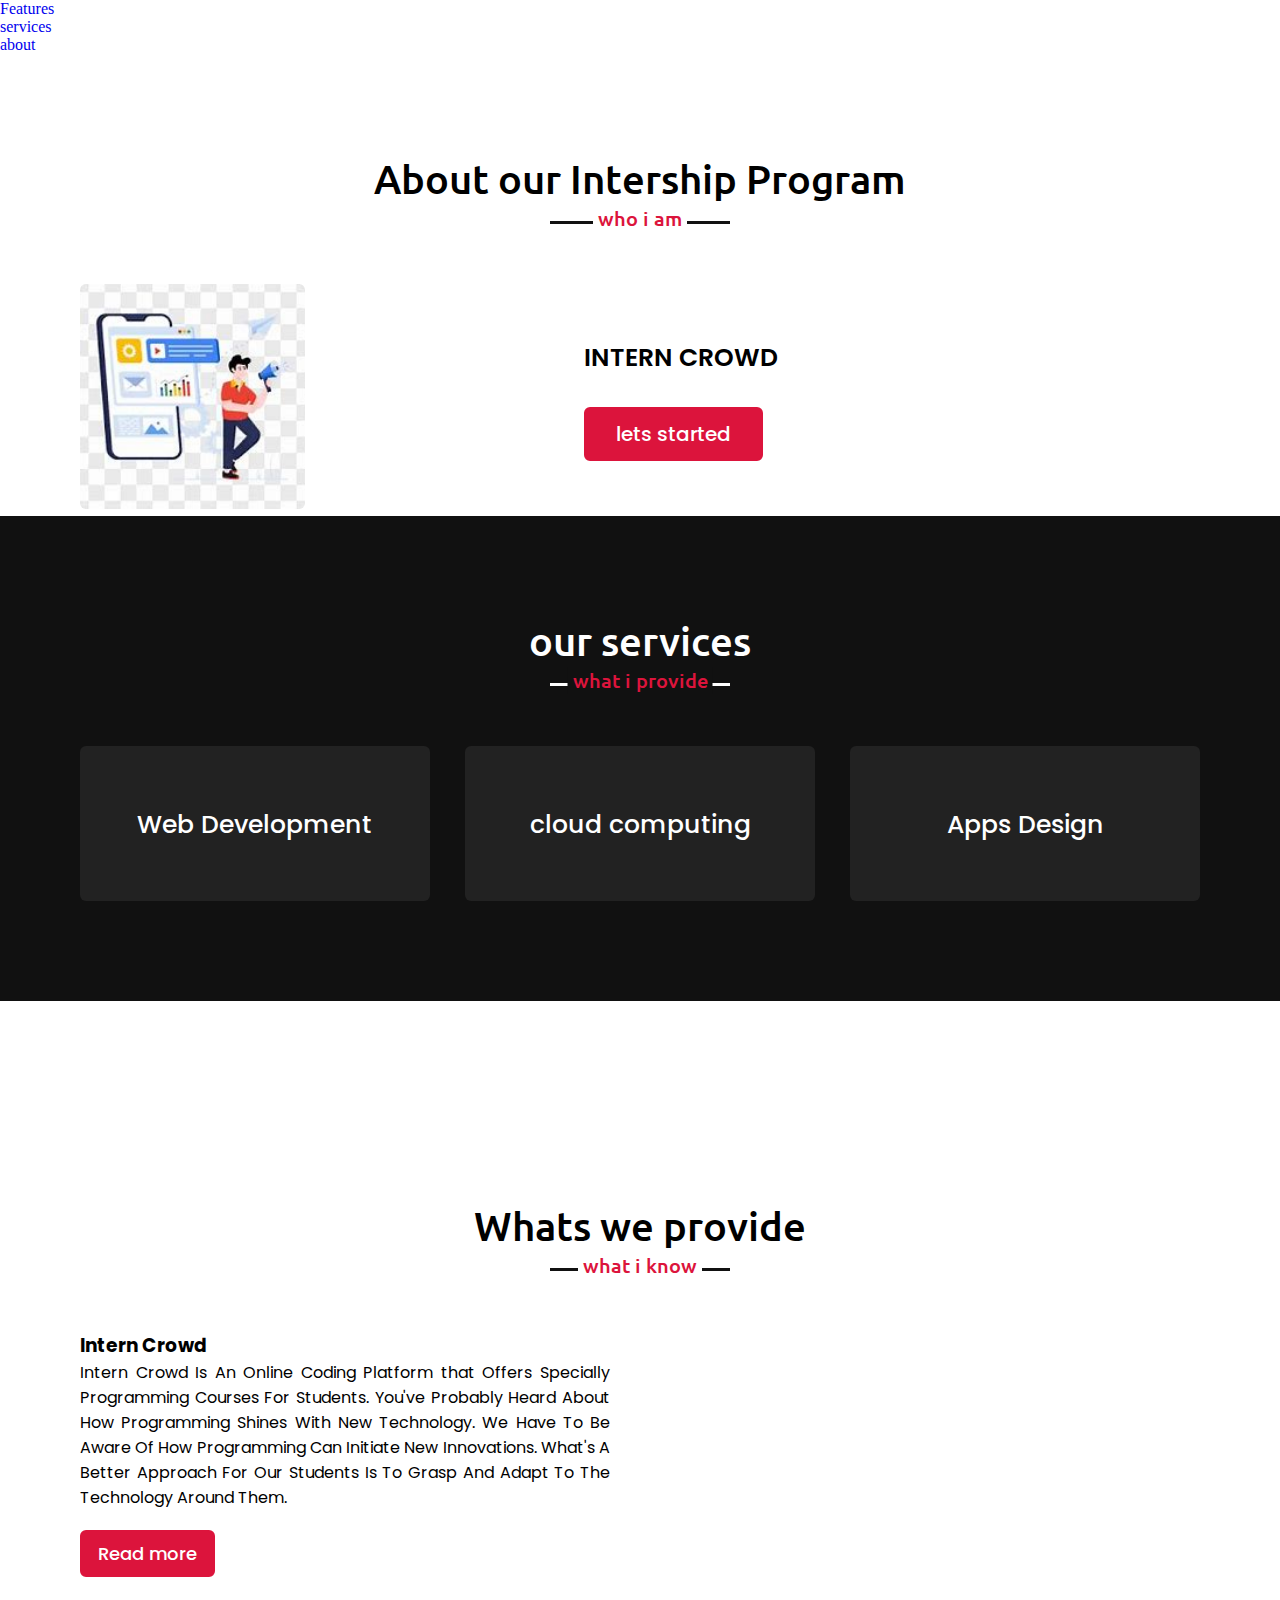
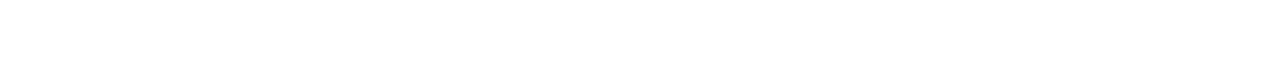
<file: landing_page/index.html>
<!DOCTYPE html>
<!-- Created By CodingNepal -->
<html lang="en">
    
<head>
    
    <title>Personal Portfolio Website</title>
    <link rel="stylesheet" href="main.css">
    
</head>

<div id="page-wrapper">
    <header id="header">
      <div class="logo">
        
      </div>
  
      <nav id="nav-bar">
        <ul>
          <li><a class="nav-link" href="#features">Features</a></li>
          <li><a class="nav-link" href="#services">services</a></li>
          <li><a class="nav-link" href="#about">about</a></li>
        </ul>
      </nav>
    </header>
    <!-- about section start -->
    <section class="about" id="about">
        <div class="max-width">
            <h2 class="title">About our Intership Program</h2>
            <div class="about-content">
                <div class="column left">
                    <img src="OIP.jpg" alt="profile photo" style="width:500" height="800";>
                </div>
                <div class="column right">
                    <div class="text">INTERN CROWD <span class="typing-2"></span></div>
                    <p>
                
                    </p>
                    <a href="https://interncrowd.in/">lets started</a>
                </div>
            </div>
        </div>
        
    <!-- services section start -->
    <section class="services" id="services">
        <div class="max-width">
            <h2 class="title">our services</h2>
            <div class="serv-content">
                <div class="card">
                    <div class="box">
                        <i class="fas fa-paint-brush"></i>
                        <div class="text">Web Development</div>
                        
                    </div>
                </div>
                <div class="card">
                    <div class="box">
                        <i class="fas fa-chart-line"></i>
                        <div class="text">cloud computing</div>
                        
                    </div>
                </div>
                <div class="card">
                    <div class="box">
                        <i class="fas fa-code"></i>
                        <div class="text">Apps Design</div>
                        
                    </div>
                </div>
               </div>
            </div>
        </div>
    </section>
    <!-- skills section start -->
    <section class="skills" id="skills">
        <div class="max-width">
            <h2 class="title">Whats we provide</h2>
            <div class="skills-content">
                <div class="column left">
                    <h3> <i class="fas fa-female"></i> Intern Crowd </h3>
  <p>Intern Crowd Is An Online Coding Platform that Offers Specially Programming Courses For Students. You've Probably Heard About How Programming Shines With New Technology. We Have To Be Aware Of How Programming Can Initiate New Innovations. What's A Better Approach For Our Students Is To Grasp And Adapt To The Technology Around Them.
  </p>
                    <a href="#">Read more</a>
                </div>
                
    </section>
   
    <!-- contact section start -->
    
    <!-- footer section start -->
    
   
</body>
</html>
</file>
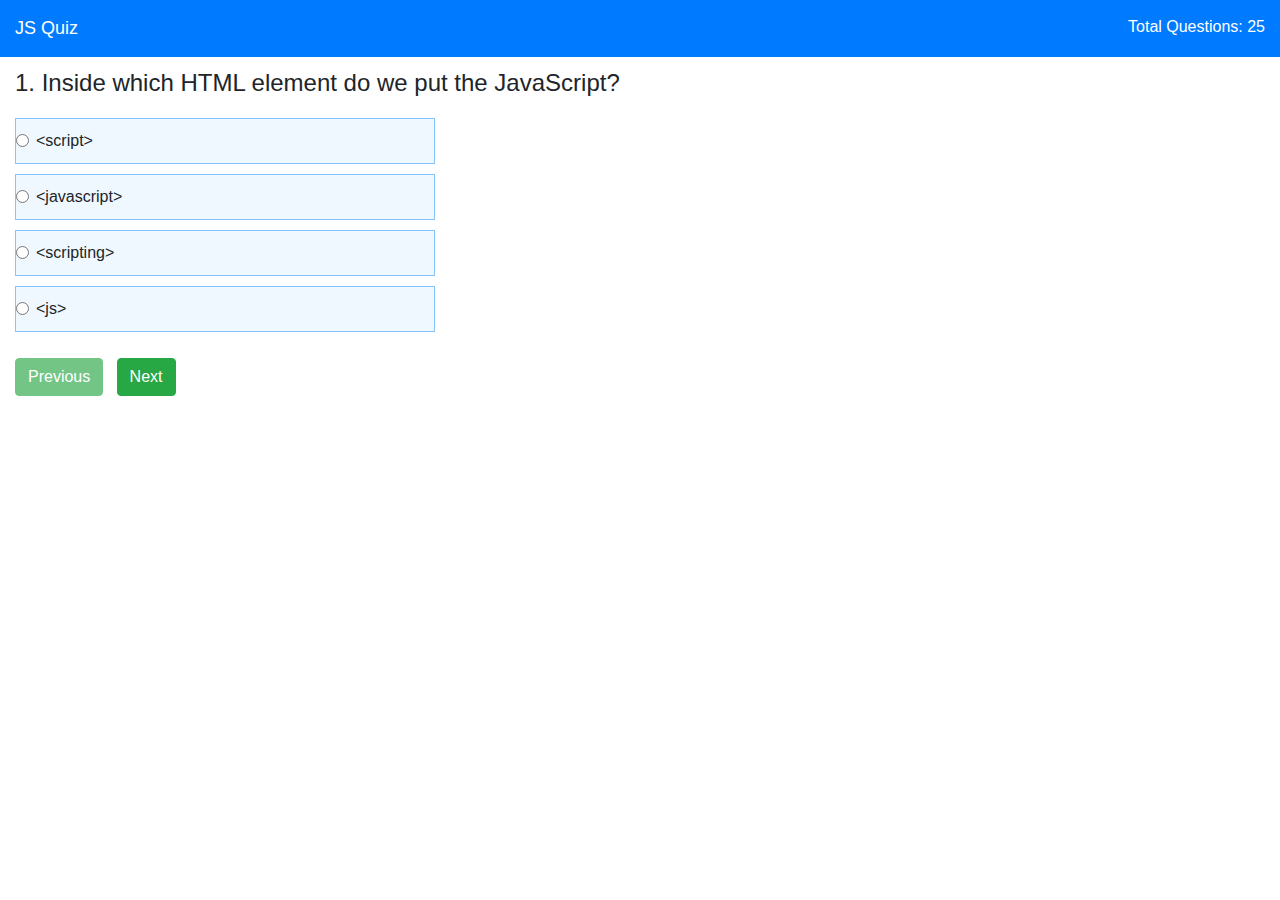
<file: Project 4 Quiz App/index.html>
<!DOCTYPE html>
<html lang="en">

<head>
    <meta charset="UTF-8">
    <meta http-equiv="X-UA-Compatible" content="IE=edge">
    <meta name="viewport" content="width=device-width, initial-scale=1.0">
    <title>Javascript Quiz</title>
    <link rel="stylesheet" href="style.css">
    <link rel="stylesheet" href="https://cdnjs.cloudflare.com/ajax/libs/font-awesome/4.7.0/css/font-awesome.css">
    <link rel="stylesheet"
        href="https://cdnjs.cloudflare.com/ajax/libs/twitter-bootstrap/4.0.0-alpha.6/css/bootstrap.min.css">
</head>

<body>
    <header class="header bg-primary">
        <div class="left-title">JS Quiz</div>
        <div class="right-title">Total Questions: <span id="tque"></span></div>
        <div class="clearfix"></div>
    </header>
    <div class="content">
        <div class="container-fluid">
            <div class="row">
                <div class="col-sm-12">
                    <div id="result" class="quiz-body">
                        <form name="quizForm" onSubmit="">
                            <fieldset class="form-group">
                                <h4><span id="qid">1.</span> <span id="question"></span></h4>
                                <div class="option-block-container" id="question-options"> </div>
                                <!-- End of option block -->
                            </fieldset> <button name="previous" id="previous" class="btn btn-success">Previous</button>
                            &nbsp; <button name="next" id="next" class="btn btn-success">Next</button>
                        </form>
                    </div>
                </div> <!-- End of col-sm-12 -->
            </div> <!-- End of row -->
        </div> <!-- ENd of container fluid -->
    </div> <!-- End of content -->
    <script src="https://cdnjs.cloudflare.com/ajax/libs/jquery/3.1.1/jquery.min.js"></script>
    <script src="https://cdnjs.cloudflare.com/ajax/libs/twitter-bootstrap/4.0.0-alpha.6/js/bootstrap.min.js"></script>
    <script src="app.js"></script>
</body>

</html>
</file>
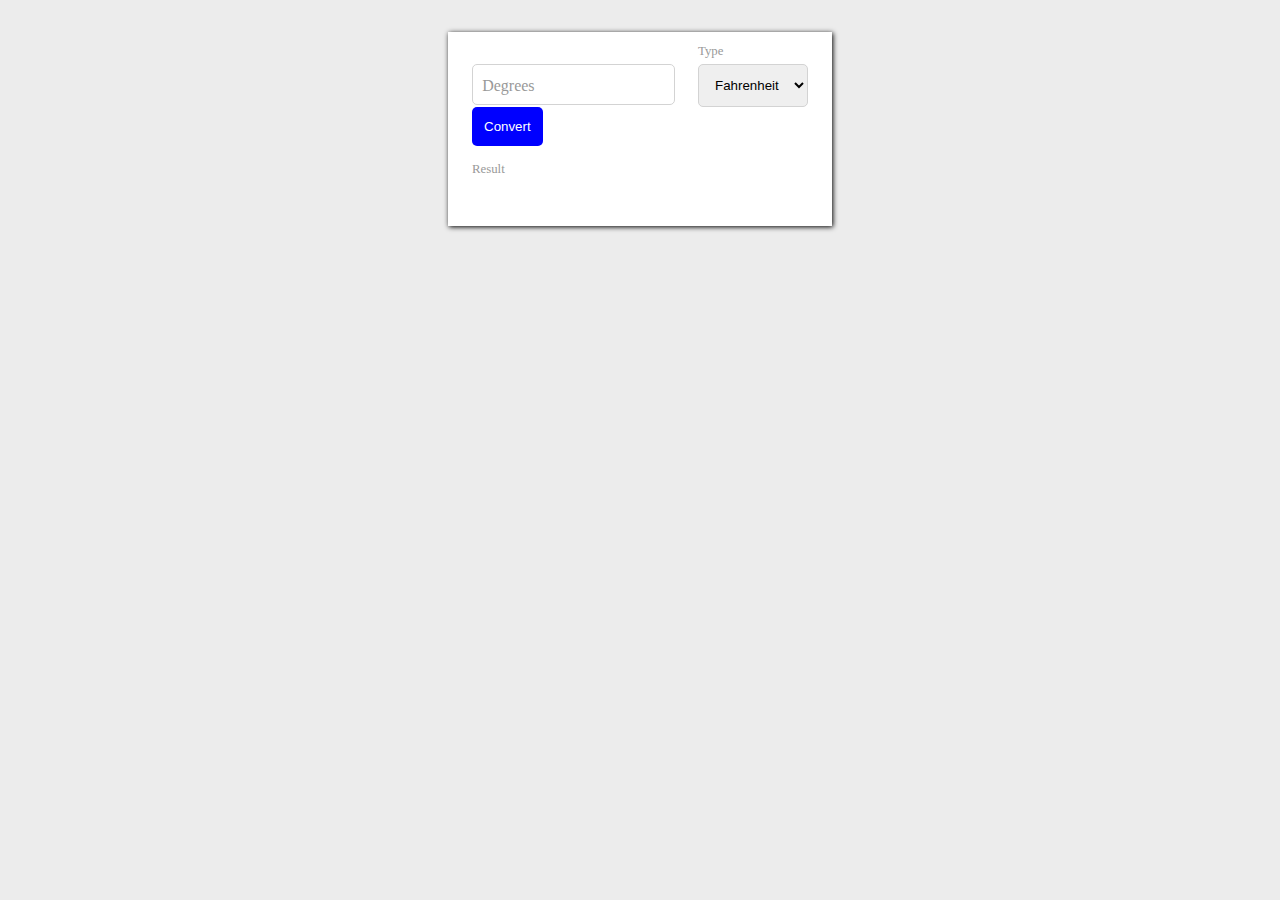
<file: temp_converter/index.html>
<!DOCTYPE html>
<html lang="en">
  <head>
    <meta charset="UTF-8" />
    <meta http-equiv="X-UA-Compatible" content="IE=edge" />
    <meta name="robots" content="index,follow" />
    <meta name="author" content="Kai Lee" />
    <meta name="viewport" content="width=device-width, initial-scale=1.0" />
    <title>Temperature converter website</title>
    <link rel="stylesheet" href="./style.css" />
  </head>
  <body>
    <main>
      <form>
        <div class="float-container">
          <input type="number" name="degrees" autocomplete="off" required />
          <lebal class="degrees">Degrees</lebal>
        </div>
        <div class="float-container">
          <select name="type">
            <option value="F" selected>Celcius</option>
            <option value="C" selected>Fahrenheit</option>
          </select>
          <lebal class="type">Type</lebal>
        </div>
        <button type="submit">Convert</button>
      </form>
      <div class="result">
        <p>Result</p>
        <p></p>
      </div>
    </main>
    <script>
      const form = document.querySelector("form");
      const resultArea = document.querySelector(".result p:nth-child(2)");
      const convert2F = degree => (degree * 1.8 + 32).toFixed(2);
      const convert2C = degree => ((degree - 32) * 0.5556).toFixed(2);
      const submitHandler = e => {
        e.preventDefault();
        const degrees = Number(e.target.degrees.value) || 0;
        const type = e.target.type.value;
        const strategy = {
          C: convert2F,
          F: convert2C,
        };
        const result = strategy[type](degrees);
        resultArea.innerHTML = `${result} ${type === "C" ? "&#8457" : " &#8451"}`;
      };
      form.addEventListener("submit", submitHandler);
    </script>
  </body>
</html>
</file>
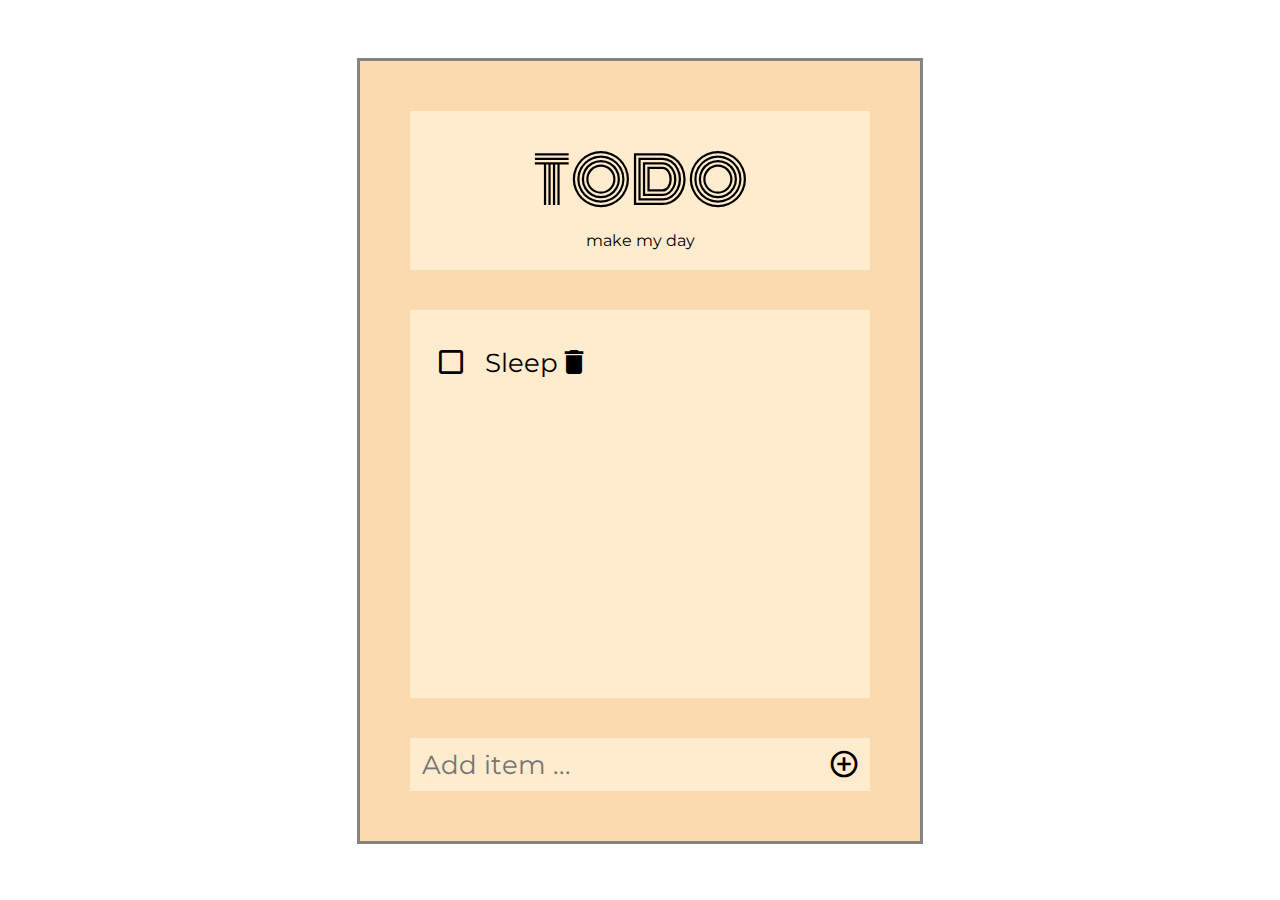
<file: To-do list/index.html>
<!DOCTYPE html>
<html lang="en">
<head>
    <meta charset="UTF-8">
    <meta name="viewport" content="width=device-width, initial-scale=1.0">
    <link rel="preconnect" href="https://fonts.gstatic.com">
    <link href="https://fonts.googleapis.com/css2?family=Monoton&display=swap" rel="stylesheet">
    <link href="https://fonts.googleapis.com/css2?family=Montserrat&display=swap" rel="stylesheet">
    <link href="https://fonts.googleapis.com/icon?family=Material+Icons" rel="stylesheet">
    <link rel="stylesheet" href="style.css">
    <title>TODO List</title>
</head>
<body>
    <div class="app">
        <div class="heading">
            <div class="heading__title">TODO</div>
            <div class="heading__sub-title">make my day</div>
        </div>
        <div class="todo">
            <ul class="todo__list">
                <li class="todo__item">
                    <span class="todo__icon-tick material-icons">check_box_outline_blank</span>
                    <span class="todo__text todo__text">Sleep</span>
                    <span class="todo__icon-delete material-icons">delete_outline</span>
                </li>                
            </ul>
        </div>
        <div class="new">
            <form class="new__form">
                <input class="new__input" type="text" name="new_text" placeholder="Add item ...">
            </form>
            <span class="new__submit material-icons">control_point</span>
        </div>
    </div>
    <script src="app.js"></script>
</body>
</html>
</file>
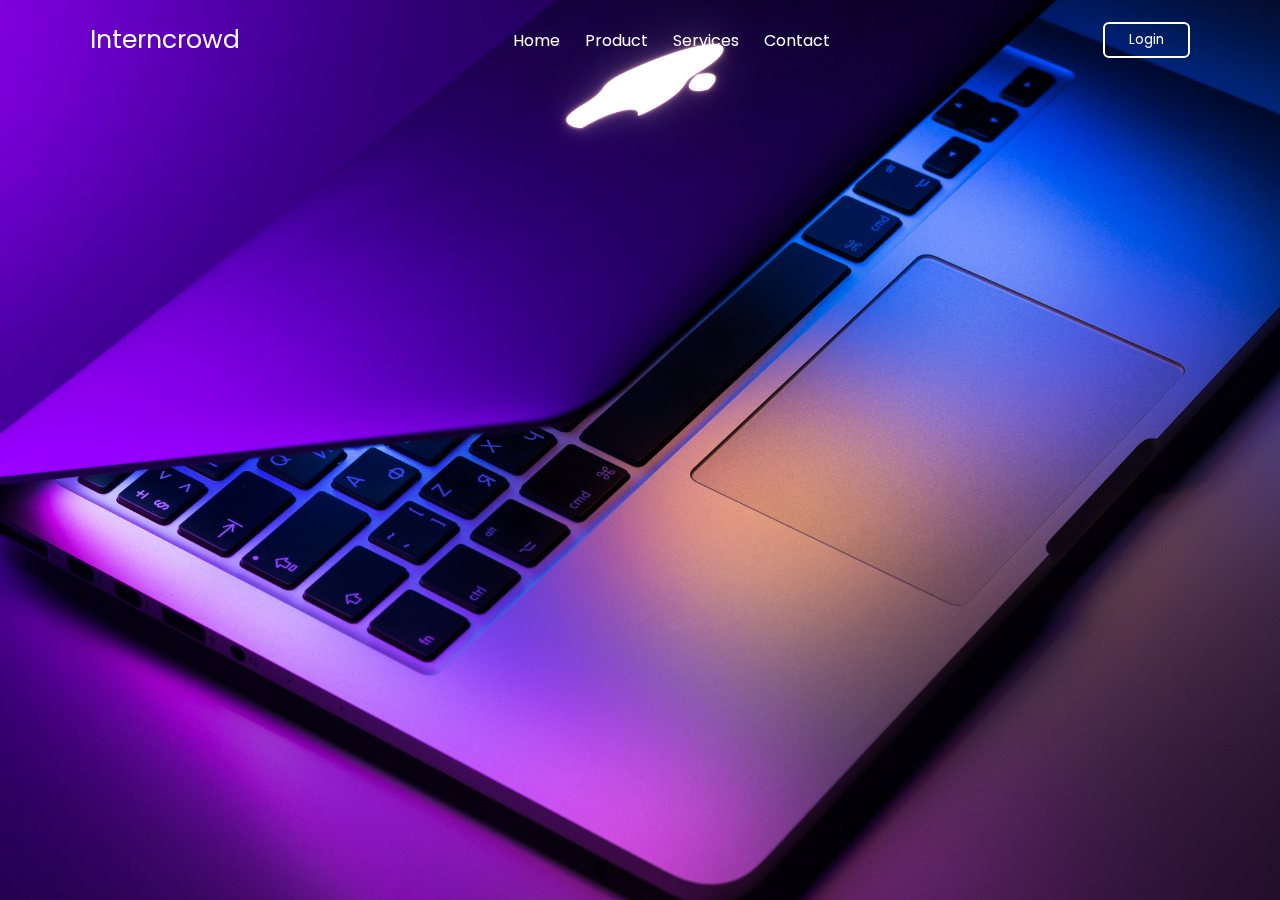
<file: Website with Login & Registration Form/index.html>
<!DOCTYPE html>
<!-- Coding by CodingLab || www.codinglabweb.com -->
<html lang="en">
  <head>
    <meta charset="UTF-8" />
    <meta http-equiv="X-UA-Compatible" content="IE=edge" />
    <meta name="viewport" content="width=device-width, initial-scale=1.0" />
    <title>Website with Login & Registration Form</title>
    <link rel="stylesheet" href="style.css" />
    <!-- Unicons -->
    <link rel="stylesheet" href="https://unicons.iconscout.com/release/v4.0.0/css/line.css" />
  </head>
  <body>
    <!-- Header -->
    <header class="header">
      <nav class="nav">
        <a href="#" class="nav_logo">Interncrowd</a>

        <ul class="nav_items">
          <li class="nav_item">
            <a href="#" class="nav_link">Home</a>
            <a href="#" class="nav_link">Product</a>
            <a href="#" class="nav_link">Services</a>
            <a href="#" class="nav_link">Contact</a>
          </li>
        </ul>

        <button class="button" id="form-open">Login</button>
      </nav>
    </header>

    <!-- Home -->
    <section class="home">
      <div class="form_container">
        <i class="uil uil-times form_close"></i>
        <!-- Login From -->
        <div class="form login_form">
          <form action="#">
            <h2>Login</h2>

            <div class="input_box">
              <input type="email" placeholder="Enter your email" required />
              <i class="uil uil-envelope-alt email"></i>
            </div>
            <div class="input_box">
              <input type="password" placeholder="Enter your password" required />
              <i class="uil uil-lock password"></i>
              <i class="uil uil-eye-slash pw_hide"></i>
            </div>

            <div class="option_field">
              <span class="checkbox">
                <input type="checkbox" id="check" />
                <label for="check">Remember me</label>
              </span>
              <a href="#" class="forgot_pw">Forgot password?</a>
            </div>

            <button class="button">Login Now</button>

            <div class="login_signup">Don't have an account? <a href="#" id="signup">Signup</a></div>
          </form>
        </div>

        <!-- Signup From -->
        <div class="form signup_form">
          <form action="#">
            <h2>Signup</h2>

            <div class="input_box">
              <input type="email" placeholder="Enter your email" required />
              <i class="uil uil-envelope-alt email"></i>
            </div>
            <div class="input_box">
              <input type="password" placeholder="Create password" required />
              <i class="uil uil-lock password"></i>
              <i class="uil uil-eye-slash pw_hide"></i>
            </div>
            <div class="input_box">
              <input type="password" placeholder="Confirm password" required />
              <i class="uil uil-lock password"></i>
              <i class="uil uil-eye-slash pw_hide"></i>
            </div>

            <button class="button">Signup Now</button>

            <div class="login_signup">Already have an account? <a href="#" id="login">Login</a></div>
          </form>
        </div>
      </div>
    </section>

    <script src="script.js"></script>
  </body>
</html>
</file>
<file: landing_page/main.css>
@import url('https://fonts.googleapis.com/css2?family=Poppins:wght@400;500;600;700&family=Ubuntu:wght@400;500;700&display=swap');

*{
    margin: 0;
    padding: 0;
    box-sizing: border-box;
    text-decoration: none;
}
html{
    scroll-behavior: smooth;
}

/* custom scroll bar */
::-webkit-scrollbar {
    width: 10px;
}
::-webkit-scrollbar-track {
    background: #f1f1f1;
}
::-webkit-scrollbar-thumb {
    background: #888;
}

::-webkit-scrollbar-thumb:hover {
    background: #555;
}

/* all similar content styling codes */
section{
    padding: 100px 0;
}
.max-width{
    max-width: 1300px;
    padding: 0 80px;
    margin: auto;
}
.about, .services, .skills, .teams, .contact, footer{
    font-family: 'Poppins', sans-serif;
}
.about .about-content,
.services .serv-content,
.skills .skills-content,
.contact .contact-content{
    display: flex;
    flex-wrap: wrap;
    align-items: center;
    justify-content: space-between;
}
section .title{
    position: relative;
    text-align: center;
    font-size: 40px;
    font-weight: 500;
    margin-bottom: 60px;
    padding-bottom: 20px;
    font-family: 'Ubuntu', sans-serif;
}
section .title::before{
    content: "";
    position: absolute;
    bottom: 0px;
    left: 50%;
    width: 180px;
    height: 3px;
    background: #111;
    transform: translateX(-50%);
}
section .title::after{
    position: absolute;
    bottom: -8px;
    left: 50%;
    font-size: 20px;
    color: crimson;
    padding: 0 5px;
    background: #fff;
    transform: translateX(-50%);
}

/* navbar styling */
.navbar{
    position: fixed;
    width: 100%;
    z-index: 999;
    padding: 30px 0;
    font-family: 'Ubuntu', sans-serif;
    transition: all 0.3s ease;
}
.navbar.sticky{
    padding: 15px 0;
    background: crimson;
}
.navbar .max-width{
    display: flex;
    align-items: center;
    justify-content: space-between;
}
.navbar .logo a{
    color: #fff;
    font-size: 35px;
    font-weight: 600;
}
.navbar .logo a span{
    color: crimson;
    transition: all 0.3s ease;
}
.navbar.sticky .logo a span{
    color: #fff;
}
.navbar .menu li{
    list-style: none;
    display: inline-block;
}
.navbar .menu li a{
    display: block;
    color: #fff;
    font-size: 18px;
    font-weight: 500;
    margin-left: 25px;
    transition: color 0.3s ease;
}
.navbar .menu li a:hover{
    color: crimson;
}
.navbar.sticky .menu li a:hover{
    color: #fff;
}

/* menu btn styling */
.menu-btn{
    color: #fff;
    font-size: 23px;
    cursor: pointer;
    display: none;
}
.scroll-up-btn{
    position: fixed;
    height: 45px;
    width: 42px;
    background: crimson;
    right: 30px;
    bottom: 10px;
    text-align: center;
    line-height: 45px;
    color: #fff;
    z-index: 9999;
    font-size: 30px;
    border-radius: 6px;
    border-bottom-width: 2px;
    cursor: pointer;
    opacity: 0;
    pointer-events: none;
    transition: all 0.3s ease;
}
.scroll-up-btn.show{
    bottom: 30px;
    opacity: 1;
    pointer-events: auto;
}
.scroll-up-btn:hover{
    filter: brightness(90%);
}


/* home section styling */
.home{
    display: flex;
    background: url("images/banner.jpg") no-repeat center;
    height: 100vh;
    color: #fff;
    min-height: 500px;
    background-size: cover;
    background-attachment: fixed;
    font-family: 'Ubuntu', sans-serif;
}
.home .max-width{
  width: 30%;
  display: flex;
}
.home .max-width .row{
  margin-right: 0;
}
.home .home-content .text-1{
    font-size: 27px;
}
.home .home-content .text-2{
    font-size: 75px;
    font-weight: 600;
    margin-left: -3px;
}
.home .home-content .text-3{
    font-size: 40px;
    margin: 5px 0;
}
.home .home-content .text-3 span{
    color: crimson;
    font-weight: 500;
}
.home .home-content a{
    display: inline-block;
    background: crimson;
    color: #fff;
    font-size: 25px;
    padding: 12px 36px;
    margin-top: 20px;
    font-weight: 400;
    border-radius: 6px;
    border: 2px solid crimson;
    transition: all 0.3s ease;
}
.home .home-content a:hover{
    color: crimson;
    background: none;
}

/* about section styling */
.about .title::after{
    content: "who i am";
}
.about .about-content .left{
    width: 45%;
}
.about .about-content .left img{
    height: 225px;
    width: 225px;
    object-fit: cover;
    border-radius: 6px;
}
.about .about-content .right{
    width: 55%;
}
.about .about-content .right .text{
    font-size: 25px;
    font-weight: 600;
    margin-bottom: 10px;
}
.about .about-content .right .text span{
    color: crimson;
}
.about .about-content .right p{
    text-align: justify;
}
.about .about-content .right a{
    display: inline-block;
    background: crimson;
    color: #fff;
    font-size: 20px;
    font-weight: 500;
    padding: 10px 30px;
    margin-top: 20px;
    border-radius: 6px;
    border: 2px solid crimson;
    transition: all 0.3s ease;
}
.about .about-content .right a:hover{
    color: crimson;
    background: none;
}

/* services section styling */
.services, .teams{
    color:#fff;
    background: #111;
}
.services .title::before,
.teams .title::before{
    background: #fff;
}
.services .title::after,
.teams .title::after{
    background: #111;
    content: "what i provide";
}
.services .serv-content .card{
    width: calc(33% - 20px);
    background: #222;
    text-align: center;
    border-radius: 6px;
    padding: 50px 25px;
    cursor: pointer;
    transition: all 0.3s ease;
}
.services .serv-content .card:hover{
    background: crimson;
}
.services .serv-content .card .box{
    transition: all 0.3s ease;
}
.services .serv-content .card:hover .box{
    transform: scale(1.05);
}
.services .serv-content .card i{
    font-size: 50px;
    color: crimson;
    transition: color 0.3s ease;
}
.services .serv-content .card:hover i{
    color: #fff;
}
.services .serv-content .card .text{
    font-size: 25px;
    font-weight: 500;
    margin: 10px 0 7px 0;
}

/* skills section styling */

.skills .title::after{
    content: "what i know";
}
.skills .skills-content .column{
    width: calc(50% - 30px);
}
.skills .skills-content .left .text{
    font-size: 20px;
    font-weight: 600;
    margin-bottom: 10px;
}
.skills .skills-content .left p{
    text-align: justify;
}
.skills .skills-content .left a{
    display: inline-block;
    background: crimson;
    color: #fff;
    font-size: 18px;
    font-weight: 500;
    padding: 8px 16px;
    margin-top: 20px;
    border-radius: 6px;
    border: 2px solid crimson;
    transition: all 0.3s ease;
}
.skills .skills-content .left a:hover{
    color: crimson;
    background: none;
}
.skills .skills-content .right .bars{
    margin-bottom: 15px;
}
.skills .skills-content .right .info{
    display: flex;
    margin-bottom: 5px;
    align-items: center;
    justify-content: space-between;
}
.skills .skills-content .right span{
    font-weight: 500;
    font-size: 18px;
}
.skills .skills-content .right .line{
    height: 5px;
    width: 100%;
    background: lightgrey;
    position: relative;
}
.skills .skills-content .right .line::before{
    content: "";
    position: absolute;
    height: 100%;
    left: 0;
    top: 0;
    background: crimson;
}
.skills-content .right .html::before{
    width: 90%;
}
.skills-content .right .css::before{
    width: 60%;
}
.skills-content .right .js::before{
    width: 80%;
}
.skills-content .right .php::before{
    width: 50%;
}
.skills-content .right .mysql::before{
    width: 70%;
}

/* teams section styling */
.teams .title::after{
    content: "who with me";
}
.teams .carousel .card{
    background: #222;
    border-radius: 6px;
    padding: 25px 35px;
    text-align: center;
    overflow: hidden;
    transition: all 0.3s ease;
}
.teams .carousel .card:hover{
    background: crimson;
}
.teams .carousel .card .box{
    display: flex;
    flex-direction: column;
    align-items: center;
    justify-content: center;
    transition: all 0.3s ease;
}
.teams .carousel .card:hover .box{
    transform: scale(1.05);
}
.teams .carousel .card .text{
    font-size: 25px;
    font-weight: 500;
    margin: 10px 0 7px 0;
}
.teams .carousel .card img{
    height: 150px;
    width: 150px;
    object-fit: cover;
    border-radius: 50%;
    border: 5px solid crimson;
    transition: all 0.3s ease;
}
.teams .carousel .card:hover img{
    border-color: #fff;
}
.owl-dots{
    text-align: center;
    margin-top: 20px;
}
.owl-dot{
    height: 13px;
    width: 13px;
    margin: 0 5px;
    outline: none!important;
    border-radius: 50%;
    border: 2px solid crimson!important;
    transition: all 0.3s ease;
}
.owl-dot.active{
    width: 35px;
    border-radius: 14px;
}
.owl-dot.active,
.owl-dot:hover{
    background: crimson!important;
}

/* contact section styling */
.contact .title::after{
    content: "get in touch";
}
.contact .contact-content .column{
    width: calc(50% - 30px);
}
.contact .contact-content .text{
    font-size: 20px;
    font-weight: 600;
    margin-bottom: 10px;
}
.contact .contact-content .left p{
    text-align: justify;
}
.contact .contact-content .left .icons{
    margin: 10px 0;
}
.contact .contact-content .row{
    display: flex;
    height: 65px;
    align-items: center;
}
.contact .contact-content .row .info{
    margin-left: 30px;
}
.contact .contact-content .row i{
    font-size: 25px;
    color: crimson;
}
.contact .contact-content .info .head{
    font-weight: 500;
}
.contact .contact-content .info .sub-title{
    color: #333;
}
.contact .right form .fields{
    display: flex;
}
.contact .right form .field,
.contact .right form .fields .field{
    height: 45px;
    width: 100%;
    margin-bottom: 15px;
}
.contact .right form .textarea{
    height: 80px;
    width: 100%;
}
.contact .right form .name{
    margin-right: 10px;
}
.contact .right form .field input,
.contact .right form .textarea textarea{
    height: 100%;
    width: 100%;
    border: 1px solid lightgrey;
    border-radius: 6px;
    outline: none;
    padding: 0 15px;
    font-size: 17px;
    font-family: 'Poppins', sans-serif;
    transition: all 0.3s ease;
}
.contact .right form .field input:focus,
.contact .right form .textarea textarea:focus{
    border-color: #b3b3b3;
}
.contact .right form .textarea textarea{
  padding-top: 10px;
  resize: none;
}
.contact .right form .button-area{
  display: flex;
  align-items: center;
}
.right form .button-area button{
  color: #fff;
  display: block;
  width: 160px!important;
  height: 45px;
  outline: none;
  font-size: 18px;
  font-weight: 500;
  border-radius: 6px;
  cursor: pointer;
  flex-wrap: nowrap;
  background: crimson;
  border: 2px solid crimson;
  transition: all 0.3s ease;
}
.right form .button-area button:hover{
  color: crimson;
  background: none;
}
/* footer section styling */
footer{
    background: #111;
    padding: 15px 23px;
    color: #fff;
    text-align: center;
}
footer span a{
    color: crimson;
    text-decoration: none;
}
footer span a:hover{
    text-decoration: underline;
}


/* responsive media query start */
@media (max-width: 1104px) {
    .about .about-content .left img{
        height: 35px;
        width: 35px;
    }
}

@media (max-width: 991px) {
    .max-width{
        padding: 0 50px;
    }
}
 img {
    height: 225px;
    width: 225px;
    object-fit: cover;
    border-radius: 6px;
}
@media (max-width: 947px){
    .menu-btn{
        display: block;
        z-index: 999;
    }
    .menu-btn i.active:before{
        content: "\f00d";
    }
    .navbar .menu{
        position: fixed;
        height: 100vh;
        width: 100%;
        left: -100%;
        top: 0;
        background: #111;
        text-align: center;
        padding-top: 80px;
        transition: all 0.3s ease;
    }
    .navbar .menu.active{
        left: 0;
    }
    .navbar .menu li{
        display: block;
    }
    .navbar .menu li a{
        display: inline-block;
        margin: 20px 0;
        font-size: 25px;
    }
    .home .home-content .text-2{
        font-size: 70px;
    }
    .home .home-content .text-3{
        font-size: 35px;
    }
    .home .home-content a{
        font-size: 23px;
        padding: 10px 30px;
    }
    .max-width{
        max-width: 930px;
    }
    .about .about-content .column{
        width: 100%;
    }
    .about .about-content .left{
        display: flex;
        justify-content: center;
        margin: 0 auto 60px;
    }
    .about .about-content .right{
        flex: 100%;
    }
    .services .serv-content .card{
        width: calc(50% - 10px);
        margin-bottom: 20px;
    }
    .skills .skills-content .column,
    .contact .contact-content .column{
        width: 100%;
        margin-bottom: 35px;
    }
}

@media (max-width: 690px) {
    .max-width{
        padding: 0 23px;
    }
    .home .home-content .text-2{
        font-size: 60px;
    }
    .home .home-content .text-3{
        font-size: 32px;
    }
    .home .home-content a{
        font-size: 20px;
    }
    .services .serv-content .card{
        width: 100%;
    }
}

@media (max-width: 500px) {
    .home .home-content .text-2{
        font-size: 50px;
    }
    .home .home-content .text-3{
        font-size: 27px;
    }
    .about .about-content .right .text,
    .skills .skills-content .left .text{
        font-size: 19px;
    }
    .contact .right form .fields{
        flex-direction: column;
    }
    .contact .right form .name,
    .contact .right form .email{
        margin: 0;
    }
    .right form .error-box{
       width: 150px;
    }
    .scroll-up-btn{
        right: 15px;
        bottom: 15px;
        height: 38px;
        width: 35px;
        font-size: 23px;
        line-height: 38px;
    }
}
</file>
<file: Project 4 Quiz App/style.css>
.content {
  margin-top: 54px;
}
.header {
  padding: 15px;
  position: fixed;
  top: 0;
  width: 100%;
  z-index: 9999;
}
.left-title {
  width: 80px;
  color: #fff;
  font-size: 18px;
  float: left;
}
.right-title {
  width: 150px;
  text-align: right;
  float: right;
  color: #fff;
}
.quiz-body {
  margin-top: 15px;
  padding-bottom: 50px;
}
.option-block-container {
  margin-top: 20px;
  max-width: 420px;
}
.option-block {
  padding: 10px;
  background: aliceblue;
  border: 1px solid #84c5fe;
  margin-bottom: 10px;
  cursor: pointer;
}
.result-question {
  font-weight: bold;
}
.c-wrong {
  margin-left: 20px;
  color: #ff0000;
}
.c-correct {
  margin-left: 20px;
  color: green;
}
.last-row {
  border-bottom: 1px solid #ccc;
  padding-bottom: 25px;
  margin-bottom: 25px;
}
.res-header {
  border-bottom: 1px solid #ccc;
  margin-bottom: 15px;
  padding-bottom: 15px;
}
</file>
<file: temp_converter/style.css>
:root {
  --desc-font-size: 0.8rem;
  --desc-font-color: rgb(153, 153, 153);
}

* {
  padding: 0;
  margin: 0;
  box-sizing: border-box;
}

body {
  background-color: rgb(236, 236, 236);
}

input::-webkit-outer-spin-button,
input::-webkit-inner-spin-button {
  -webkit-appearance: none;
  margin: 0;
}

input[type="number"] {
  -moz-appearance: textfield;
}

main {
  width: 30vw;
  margin-left: auto;
  margin-right: auto;
  margin-top: 2rem;
  padding: 1.5rem;
  padding-top: 2rem;
  background-color: white;
  box-shadow: 1px 1px 5px black;
}

form {
  display: flex;
  justify-content: space-between;
  flex-wrap: wrap;
}

form button {
  padding: 0.75rem;
  border-radius: 5px;
  border: none;
  color: white;
  background-color: blue;
}

.float-container {
  position: relative;
}

.float-container * {
  border: 1px solid lightgrey;
  position: relative;
}

.float-container input,
.float-container select {
  padding: 0.75rem;
  border-radius: 5px;
}

.float-container .type {
  position: absolute;
  top: -1.25rem;
  left: 0;
  color: var(--desc-font-color);
  font-size: var(--desc-font-size);
  border: none;
}

.float-container .degrees {
  position: absolute;
  top: 50%;
  left: 5%;
  transform: translateY(-50%);
  color: var(--desc-font-color);
  border: none;
  transition: all 0.1s ease;
  pointer-events: none;
}

.float-container input[type="number"]:focus ~ .degrees,
.float-container input[type="number"]:not(:focus):valid ~ .degrees {
  top: -1.25rem;
  left: 0;
  font-size: var(--desc-font-size);
  transform: translateY(0);
}

.result {
  margin-top: 1rem;
  min-height: 2.5rem;
}

.result p:nth-child(1) {
  font-size: var(--desc-font-size);
  color: var(--desc-font-color);
}
.result p:nth-child(2) {
  margin-top: 0.1rem;
  font-size: 1.25rem;
  font-weight: 600;
}
</file>
<file: To-do list/style.css>
html { 
    height: 100%; 
    min-height: 800px;
}
body {
    height: 80%;
    display: flex;
    justify-content: center;
}
.app {
    margin: 50px;
    border: 3px solid rgb(134, 131, 131);
    padding: 30px;
    height: 100%;
    max-width: 500px;
    display: flex;
    flex-direction: column;
    justify-content: space-between;
    background-color: rgb(252, 218, 175);
    font-family: 'Montserrat', sans-serif;
}
/* heading */
.heading {
    margin: 20px;
    padding: 20px;
    background-color: blanchedalmond;
    text-align: center;
}
.heading__title {
    font-family: 'Monoton', cursive;
    align-content: center;
    font-size: 4rem;
}

.heading__sub-title {
    font-size: 1rem;
}
/* todo */
.todo {
    margin: 20px;
    padding: 20px;
    height: 100%;
    overflow-y: scroll;
    scroll-behavior: smooth;
    background-color: blanchedalmond;
}
/* todo scrollbar */
.todo::-webkit-scrollbar {    width: 10px;}
.todo::-webkit-scrollbar-track {background: blanchedalmond;}
.todo::-webkit-scrollbar-thumb {background: rgb(233, 209, 173);}
.todo::-webkit-scrollbar-thumb:hover {background: #555;}
.todo__list {
    list-style: none;
    padding: 0;
}
.todo__item {
    margin: 5px;
    display: flex;
    justify-content: space-between;
    align-items: center;
}
.todo__item:hover {
    cursor: pointer;
}
.todo__icon-tick {
    font-size: 2rem;
    min-width: 50px;
}
.todo__text {
    vertical-align: middle;
    font-size: 1.6rem;
    flex-wrap: nowrap;
}
.todo__text.cross-out {
    text-decoration: line-through;
}
.todo__text {
    cursor: pointer;
}
.todo__icon-delete {
    font-size: 2rem;
    min-width: 50px;
    text-align: right;
}
.todo__icon-delete {
    cursor: pointer;
}
/* new */
.new {
    margin: 20px;
    padding: 10px;
    display: flex;
    justify-content: space-between;
    background-color: blanchedalmond;
}
.new__form {
    display: flex;
    justify-content: space-between;
    align-items: center;
    width: 100%;
    border: none;
}
.new__input {
    vertical-align: middle;
    margin: 0;
    /* box-sizing: border-box; */
    width: 95%;
    background: transparent;
    font-size: 1.6rem;
    outline: none;
    border: none;
    outline-width: 0;
    font-family: 'Montserrat', sans-serif;
}
.new__submit {
    font-size: 2rem;
    min-width: 50px;
    text-align: right;
}
.new__submit:hover {
    cursor: pointer;
}
</file>
<file: Website with Login & Registration Form/style.css>
/* Import Google font - Poppins */
@import url("https://fonts.googleapis.com/css2?family=Poppins:wght@200;300;400;500;600;700&display=swap");
* {
  margin: 0;
  padding: 0;
  box-sizing: border-box;
  font-family: "Poppins", sans-serif;
}
a {
  text-decoration: none;
}
.header {
  position: fixed;
  height: 80px;
  width: 100%;
  z-index: 100;
  padding: 0 20px;
}
.nav {
  max-width: 1100px;
  width: 100%;
  margin: 0 auto;
}
.nav,
.nav_item {
  display: flex;
  height: 100%;
  align-items: center;
  justify-content: space-between;
}
.nav_logo,
.nav_link,
.button {
  color: #fff;
}
.nav_logo {
  font-size: 25px;
}
.nav_item {
  column-gap: 25px;
}
.nav_link:hover {
  color: #d9d9d9;
}
.button {
  padding: 6px 24px;
  border: 2px solid #fff;
  background: transparent;
  border-radius: 6px;
  cursor: pointer;
}
.button:active {
  transform: scale(0.98);
}

/* Home */
.home {
  position: relative;
  height: 100vh;
  width: 100%;
  background-image: url("bg.jpg");
  background-size: cover;
  background-position: center;
}
.home::before {
  content: "";
  position: absolute;
  height: 100%;
  width: 100%;
  background-color: rgba(0, 0, 0, 0.6);
  z-index: 100;
  opacity: 0;
  pointer-events: none;
  transition: all 0.5s ease-out;
}
.home.show::before {
  opacity: 1;
  pointer-events: auto;
}
/* From */
.form_container {
  position: fixed;
  max-width: 320px;
  width: 100%;
  top: 50%;
  left: 50%;
  transform: translate(-50%, -50%) scale(1.2);
  z-index: 101;
  background: #fff;
  padding: 25px;
  border-radius: 12px;
  box-shadow: rgba(0, 0, 0, 0.1);
  opacity: 0;
  pointer-events: none;
  transition: all 0.4s ease-out;
}
.home.show .form_container {
  opacity: 1;
  pointer-events: auto;
  transform: translate(-50%, -50%) scale(1);
}
.signup_form {
  display: none;
}
.form_container.active .signup_form {
  display: block;
}
.form_container.active .login_form {
  display: none;
}
.form_close {
  position: absolute;
  top: 10px;
  right: 20px;
  color: #0b0217;
  font-size: 22px;
  opacity: 0.7;
  cursor: pointer;
}
.form_container h2 {
  font-size: 22px;
  color: #0b0217;
  text-align: center;
}
.input_box {
  position: relative;
  margin-top: 30px;
  width: 100%;
  height: 40px;
}
.input_box input {
  height: 100%;
  width: 100%;
  border: none;
  outline: none;
  padding: 0 30px;
  color: #333;
  transition: all 0.2s ease;
  border-bottom: 1.5px solid #aaaaaa;
}
.input_box input:focus {
  border-color: #7d2ae8;
}
.input_box i {
  position: absolute;
  top: 50%;
  transform: translateY(-50%);
  font-size: 20px;
  color: #707070;
}
.input_box i.email,
.input_box i.password {
  left: 0;
}
.input_box input:focus ~ i.email,
.input_box input:focus ~ i.password {
  color: #7d2ae8;
}
.input_box i.pw_hide {
  right: 0;
  font-size: 18px;
  cursor: pointer;
}
.option_field {
  margin-top: 14px;
  display: flex;
  align-items: center;
  justify-content: space-between;
}
.form_container a {
  color: #7d2ae8;
  font-size: 12px;
}
.form_container a:hover {
  text-decoration: underline;
}
.checkbox {
  display: flex;
  column-gap: 8px;
  white-space: nowrap;
}
.checkbox input {
  accent-color: #7d2ae8;
}
.checkbox label {
  font-size: 12px;
  cursor: pointer;
  user-select: none;
  color: #0b0217;
}
.form_container .button {
  background: #7d2ae8;
  margin-top: 30px;
  width: 100%;
  padding: 10px 0;
  border-radius: 10px;
}
.login_signup {
  font-size: 12px;
  text-align: center;
  margin-top: 15px;
}
</file>
